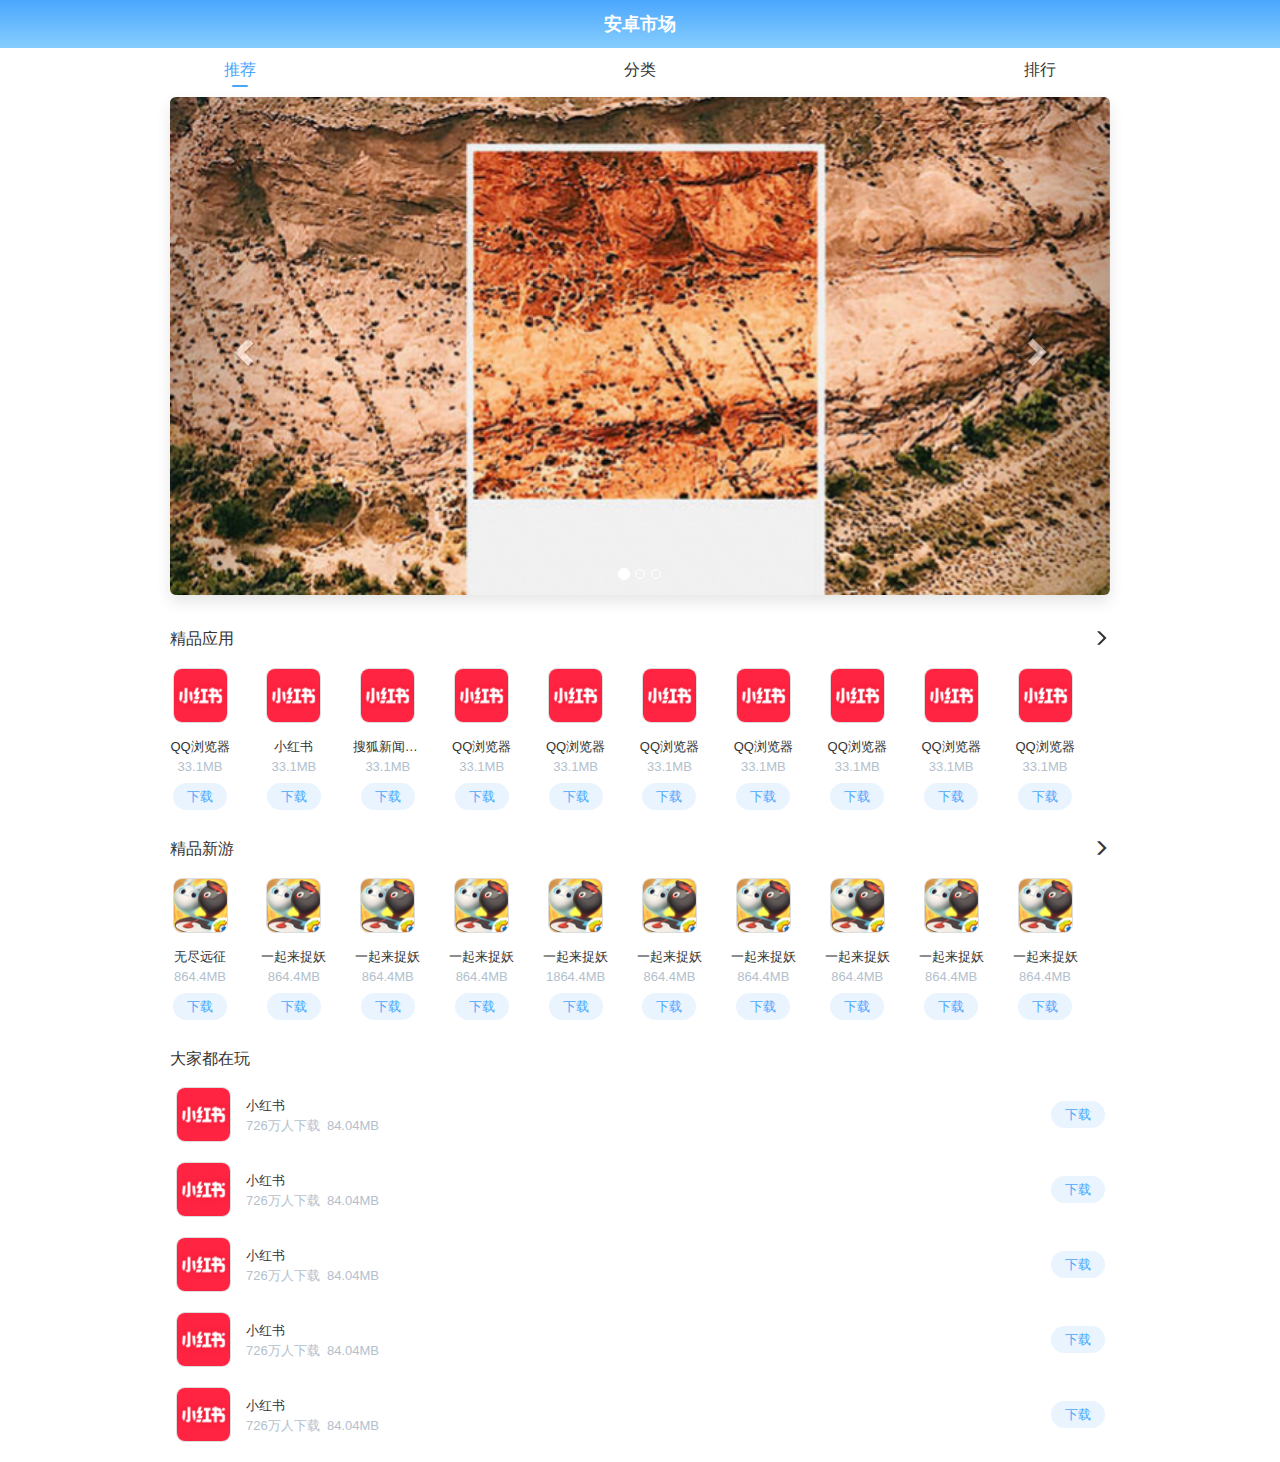
<file: index.html>
<!doctype html>
<html>

<head>
    <meta charset="UTF-8">

    <meta name="viewport" content="width=device-width,initial-scale=1.0，user-scalable=no;" name="viewport">
    <title>安卓应用市场</title>
    <link href="css/bootstrap.min.css" rel="stylesheet">
    <link href="css/theme_a.css" rel="stylesheet">

</head>

<body style="padding-top: 92px;">

    <div class="container">
        <div class="row">
            <div class="col-lg-10 col-lg-offset-1">

                <div class="navbar-fixed-top">
                    <div class="header">
                        <div class="container"> <a class="logo" href="index.html">安卓市场</a> </div>
                    </div>
                    <div class="container">
                        <div class="row">
                            <div class="col-xs-4 nav_an nav_an_active"><a href="#">推荐<i></i></a></div>
                            <div class="col-xs-4 nav_an"><a href="apps_organizer.html">分类<i></i></a></div>
                            <div class="col-xs-4 nav_an"><a href="rankling.html">排行<i></i></a></div>
                        </div>
                    </div>
                </div>
                <div class="Carousel_an">
                    <div id="myCarousel" class="carousel slide">
                        <div class="carousel-inner">
                            <ul class="carousel-indicators">
                                <li data-target="#myCarousel" data-slide-to="0" class="active"></li>
                                <li data-target="#myCarousel" data-slide-to="1"></li>
                                <li data-target="#myCarousel" data-slide-to="2"></li>
                            </ul>
                            <div class="item active">
                                <a href="#"> <img src="images/banner1.png" alt="第一张" width="100%"> </a>
                            </div>
                            <div class="item">
                                <a href="#"> <img src="images/banner1.png" alt="第二张" width="100%"> </a>
                            </div>
                            <div class="item">
                                <a href="#"> <img src="images/banner1.png" alt="第三张" width="100%"> </a>
                            </div>
                            <a href="#myCarousel" data-slide="prev" class="carousel-control left">
                                <!-- ‹ -->
                                <span class="glyphicon glyphicon-chevron-left"></span> </a>
                            <!-- 左箭头 -->
                            <a href="#myCarousel" data-slide="next" class="carousel-control right">
                                <!-- › -->
                                <span class="glyphicon glyphicon-chevron-right"></span> </a>
                            <!-- 右箭头 -->

                        </div>
                    </div>
                </div>
                <div class="module_A">
                    <h3>精品应用
                        <a href="list.html" class="glyphicon glyphicon-menu-right"></a>
                    </h3>
                    <ul class="ul_app_x">
                        <li>
                            <a href="details.html">
                                <div class="icon_app"><img src="images/icon_app1.png" /></div>
                                <h5>QQ浏览器</h5>
                                <p class="mb">33.1MB</p>

                            </a>
                            <p><button class="btn_download">下载</button></p>
                        </li>
                        <li>
                            <a href="details.html">
                                <div class="icon_app"><img src="images/icon_app1.png" /></div>
                                <h5>小红书</h5>
                                <p class="mb">33.1MB</p>

                            </a>
                            <p><button class="btn_download">下载</button></p>
                        </li>
                        <li>
                            <a href="details.html">
                                <div class="icon_app"><img src="images/icon_app1.png" /></div>
                                <h5>搜狐新闻资讯</h5>
                                <p class="mb">33.1MB</p>

                            </a>
                            <p><button class="btn_download">下载</button></p>
                        </li>
                        <li>
                            <a href="details.html">
                                <div class="icon_app"><img src="images/icon_app1.png" /></div>
                                <h5>QQ浏览器</h5>
                                <p class="mb">33.1MB</p>

                            </a>
                            <p><button class="btn_download">下载</button></p>
                        </li>
                        <li>
                            <a href="details.html">
                                <div class="icon_app"><img src="images/icon_app1.png" /></div>
                                <h5>QQ浏览器</h5>
                                <p class="mb">33.1MB</p>

                            </a>
                            <p><button class="btn_download">下载</button></p>
                        </li>
                        <li>
                            <a href="details.html">
                                <div class="icon_app"><img src="images/icon_app1.png" /></div>
                                <h5>QQ浏览器</h5>
                                <p class="mb">33.1MB</p>

                            </a>
                            <p><button class="btn_download">下载</button></p>
                        </li>
                        <li>
                            <a href="#">
                                <div class="icon_app"><img src="images/icon_app1.png" /></div>
                                <h5>QQ浏览器</h5>
                                <p class="mb">33.1MB</p>

                            </a>
                            <p><button class="btn_download">下载</button></p>
                        </li>
                        <li>
                            <a href="#">
                                <div class="icon_app"><img src="images/icon_app1.png" /></div>
                                <h5>QQ浏览器</h5>
                                <p class="mb">33.1MB</p>

                            </a>
                            <p><button class="btn_download">下载</button></p>
                        </li>
                        <li>
                            <a href="#">
                                <div class="icon_app"><img src="images/icon_app1.png" /></div>
                                <h5>QQ浏览器</h5>
                                <p class="mb">33.1MB</p>

                            </a>
                            <p><button class="btn_download">下载</button></p>
                        </li>
                        <li>
                            <a href="#">
                                <div class="icon_app"><img src="images/icon_app1.png" /></div>
                                <h5>QQ浏览器</h5>
                                <p class="mb">33.1MB</p>

                            </a>
                            <p><button class="btn_download">下载</button></p>
                        </li>
                    </ul>
                </div>
                <div class="module_A">
                    <h3>精品新游
                        <a href="list.html" class="glyphicon glyphicon-menu-right"></a>
                    </h3>
                    <ul class="ul_app_x">
                        <li>
                            <a href="#">
                                <div class="icon_app"><img src="images/icon_game1.png" /></div>
                                <h5>无尽远征</h5>
                                <p class="mb">864.4MB</p>
                            </a>
                            <p><button class="btn_download">下载</button></p>
                        </li>
                        <li>
                            <a href="#">
                                <div class="icon_app"><img src="images/icon_game1.png" /></div>
                                <h5>一起来捉妖</h5>
                                <p class="mb">864.4MB</p>
                            </a>
                            <p><button class="btn_download">下载</button></p>
                        </li>
                        <li>
                            <a href="#">
                                <div class="icon_app"><img src="images/icon_game1.png" /></div>
                                <h5>一起来捉妖</h5>
                                <p class="mb">864.4MB</p>
                            </a>
                            <p><button class="btn_download">下载</button></p>
                        </li>
                        <li>
                            <a href="#">
                                <div class="icon_app"><img src="images/icon_game1.png" /></div>
                                <h5>一起来捉妖</h5>
                                <p class="mb">864.4MB</p>
                            </a>
                            <p><button class="btn_download">下载</button></p>
                        </li>
                        <li>
                            <a href="#">
                                <div class="icon_app"><img src="images/icon_game1.png" /></div>
                                <h5>一起来捉妖</h5>
                                <p class="mb">1864.4MB</p>
                            </a>
                            <p><button class="btn_download">下载</button></p>
                        </li>
                        <li>
                            <a href="#">
                                <div class="icon_app"><img src="images/icon_game1.png" /></div>
                                <h5>一起来捉妖</h5>
                                <p class="mb">864.4MB</p>
                            </a>
                            <p><button class="btn_download">下载</button></p>
                        </li>
                        <li>
                            <a href="#">
                                <div class="icon_app"><img src="images/icon_game1.png" /></div>
                                <h5>一起来捉妖</h5>
                                <p class="mb">864.4MB</p>
                            </a>
                            <p><button class="btn_download">下载</button></p>
                        </li>
                        <li>
                            <a href="#">
                                <div class="icon_app"><img src="images/icon_game1.png" /></div>
                                <h5>一起来捉妖</h5>
                                <p class="mb">864.4MB</p>
                            </a>
                            <p><button class="btn_download">下载</button></p>
                        </li>
                        <li>
                            <a href="#">
                                <div class="icon_app"><img src="images/icon_game1.png" /></div>
                                <h5>一起来捉妖</h5>
                                <p class="mb">864.4MB</p>
                            </a>
                            <p><button class="btn_download">下载</button></p>
                        </li>
                        <li>
                            <a href="#">
                                <div class="icon_app"><img src="images/icon_game1.png" /></div>
                                <h5>一起来捉妖</h5>
                                <p class="mb">864.4MB</p>
                            </a>
                            <p><button class="btn_download">下载</button></p>
                        </li>
                    </ul>
                </div>
                <div class="module_B">
                    <h3>大家都在玩</h3>

                    <div class="div_app_y">
                        <a href="#">
                            <div class="icon_app fL"><img src="images/icon_app1.png" /></div>
                            <div class="app_brief">
                                <h5>小红书</h5>
                                <p class="mb">726万人下载&nbsp;&nbsp;84.04MB</p>
                            </div>
                        </a><button class="btn_download fR right_m">下载</button> </div>

                    <div class="div_app_y">
                        <a href="#">
                            <div class="icon_app fL"><img src="images/icon_app1.png" /></div>
                            <div class="app_brief">
                                <h5>小红书</h5>
                                <p class="mb">726万人下载&nbsp;&nbsp;84.04MB</p>
                            </div>
                        </a><button class="btn_download fR right_m">下载</button> </div>


                    <div class="div_app_y">
                        <a href="#">
                            <div class="icon_app fL"><img src="images/icon_app1.png" /></div>
                            <div class="app_brief">
                                <h5>小红书</h5>
                                <p class="mb">726万人下载&nbsp;&nbsp;84.04MB</p>
                            </div>
                        </a><button class="btn_download fR right_m">下载</button> </div>


                    <div class="div_app_y">
                        <a href="#">
                            <div class="icon_app fL"><img src="images/icon_app1.png" /></div>
                            <div class="app_brief">
                                <h5>小红书</h5>
                                <p class="mb">726万人下载&nbsp;&nbsp;84.04MB</p>
                            </div>
                        </a><button class="btn_download fR right_m">下载</button> </div>


                    <div class="div_app_y">
                        <a href="#">
                            <div class="icon_app fL"><img src="images/icon_app1.png" /></div>
                            <div class="app_brief">
                                <h5>小红书</h5>
                                <p class="mb">726万人下载&nbsp;&nbsp;84.04MB</p>
                            </div>
                        </a><button class="btn_download fR right_m">下载</button> </div>

                </div>
            </div>
        </div>
    </div>


    <script src="js/jquery-3.1.1.min.js"></script>
    <script src="js/bootstrap.min.js"></script>
</body>

</html>
</file>
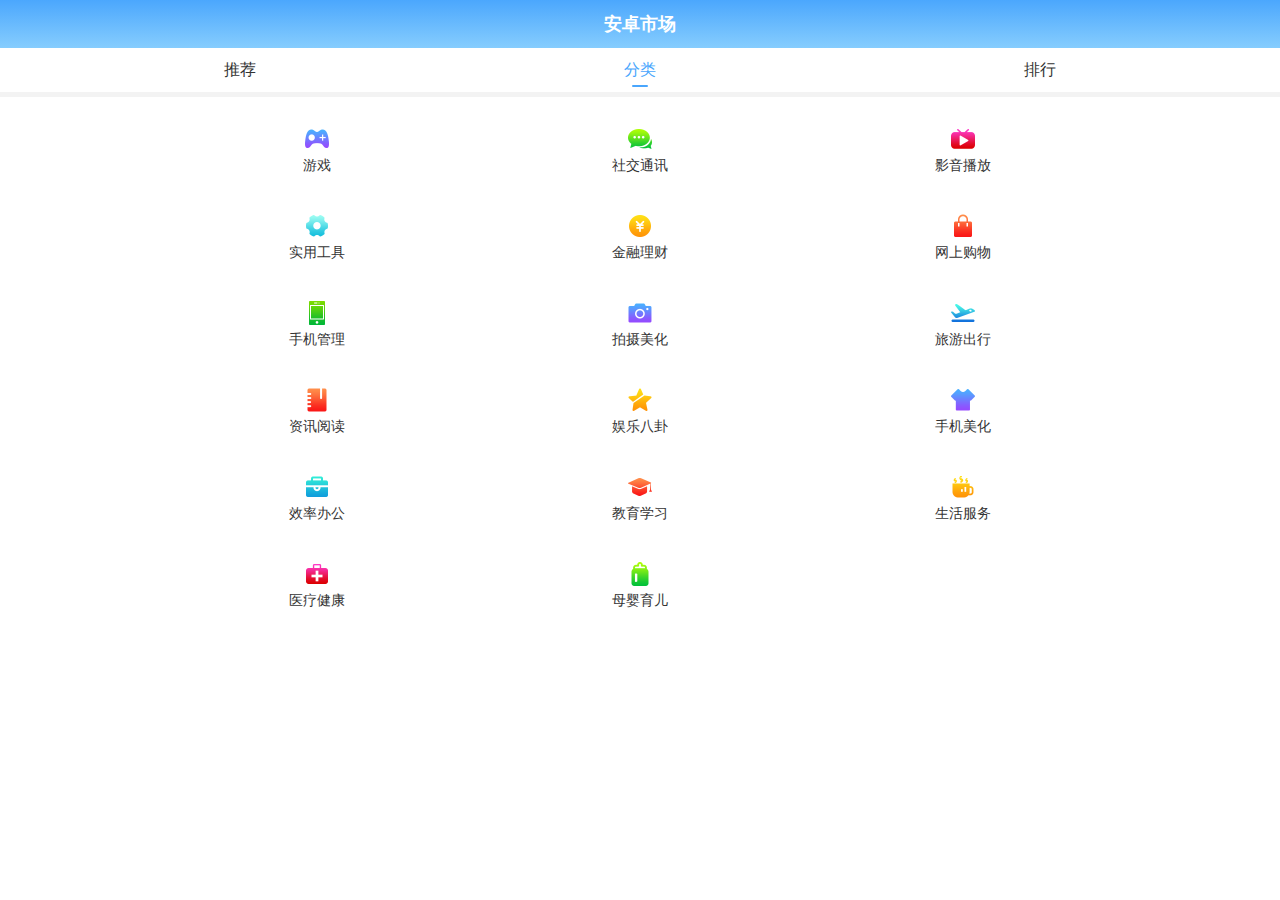
<file: apps_organizer.html>
<!doctype html>
<html>

<head>
    <meta charset="UTF-8">
    <meta name="viewport" content="width=device-width,initial-scale=1.0，user-scalable=no;" name="viewport">
    <title>安卓应用市场</title>
    <link href="css/bootstrap.min.css" rel="stylesheet">
    <link href="css/theme_a.css" rel="stylesheet">

</head>

<body style="padding-top: 92px;">


    <div class="container">
        <div class="row">
            <div class="col-lg-10 col-lg-offset-1">

                <div class="navbar-fixed-top">
                    <div class="header">
                        <div class="container"> <a class="logo" href="index.html">安卓市场</a> </div>
                    </div>
                    <div class="container">
                        <div class="row">
                            <div class="col-xs-4 nav_an"><a href="index.html">推荐<i></i></a></div>
                            <div class="col-xs-4 nav_an nav_an_active"><a href="apps_organizer.html">分类<i></i></a></div>
                            <div class="col-xs-4 nav_an"><a href="rankling.html">排行<i></i></a></div>
                        </div>
                    </div>
                    <div class="line_split"></div>
                </div>

                <div class="module_B mtop_20">
                    <div class="row">
                        <div class="col-xs-4">
                            <a class="app_or" href="#">
                                <div class="icon_or"><img src="images/icon_organizer_1.png" /></div>
                                <p>游戏</p>
                            </a>
                        </div>
                        <div class="col-xs-4">
                            <a class="app_or" href="#">
                                <div class="icon_or"><img src="images/icon_organizer_2.png" /></div>
                                <p>社交通讯</p>
                            </a>
                        </div>
                        <div class="col-xs-4">
                            <a class="app_or" href="#">
                                <div class="icon_or"><img src="images/icon_organizer_3.png" /></div>
                                <p>影音播放</p>
                            </a>
                        </div>
                        <div class="col-xs-4">
                            <a class="app_or" href="#">
                                <div class="icon_or"><img src="images/icon_organizer_4.png" /></div>
                                <p>实用工具</p>
                            </a>
                        </div>
                        <div class="col-xs-4">
                            <a class="app_or" href="#">
                                <div class="icon_or"><img src="images/icon_organizer_5.png" /></div>
                                <p>金融理财</p>
                            </a>
                        </div>
                        <div class="col-xs-4">
                            <a class="app_or" href="#">
                                <div class="icon_or"><img src="images/icon_organizer_6.png" /></div>
                                <p>网上购物</p>
                            </a>
                        </div>
                        <div class="col-xs-4">
                            <a class="app_or" href="#">
                                <div class="icon_or"><img src="images/icon_organizer_7.png" /></div>
                                <p>手机管理</p>
                            </a>
                        </div>
                        <div class="col-xs-4">
                            <a class="app_or" href="#">
                                <div class="icon_or"><img src="images/icon_organizer_8.png" /></div>
                                <p>拍摄美化</p>
                            </a>
                        </div>
                        <div class="col-xs-4">
                            <a class="app_or" href="#">
                                <div class="icon_or"><img src="images/icon_organizer_9.png" /></div>
                                <p>旅游出行</p>
                            </a>
                        </div>
                        <div class="col-xs-4">
                            <a class="app_or" href="#">
                                <div class="icon_or"><img src="images/icon_organizer_10.png" /></div>
                                <p>资讯阅读</p>
                            </a>
                        </div>
                        <div class="col-xs-4">
                            <a class="app_or" href="#">
                                <div class="icon_or"><img src="images/icon_organizer_11.png" /></div>
                                <p>娱乐八卦</p>
                            </a>
                        </div>
                        <div class="col-xs-4">
                            <a class="app_or" href="#">
                                <div class="icon_or"><img src="images/icon_organizer_12.png" /></div>
                                <p>手机美化</p>
                            </a>
                        </div>
                        <div class="col-xs-4">
                            <a class="app_or" href="#">
                                <div class="icon_or"><img src="images/icon_organizer_13.png" /></div>
                                <p>效率办公</p>
                            </a>
                        </div>
                        <div class="col-xs-4">
                            <a class="app_or" href="#">
                                <div class="icon_or"><img src="images/icon_organizer_14.png" /></div>
                                <p>教育学习</p>
                            </a>
                        </div>
                        <div class="col-xs-4">
                            <a class="app_or" href="#">
                                <div class="icon_or"><img src="images/icon_organizer_15.png" /></div>
                                <p>生活服务</p>
                            </a>
                        </div>
                        <div class="col-xs-4">
                            <a class="app_or" href="#">
                                <div class="icon_or"><img src="images/icon_organizer_16.png" /></div>
                                <p>医疗健康</p>
                            </a>
                        </div>
                        <div class="col-xs-4">
                            <a class="app_or" href="#">
                                <div class="icon_or"><img src="images/icon_organizer_17.png" /></div>
                                <p>母婴育儿</p>
                            </a>
                        </div>

                    </div>
                </div>

            </div>
        </div>
    </div>
    <script src="js/jquery-3.1.1.min.js"></script>
    <script src="js/bootstrap.min.js"></script>
</body>

</html>
</file>
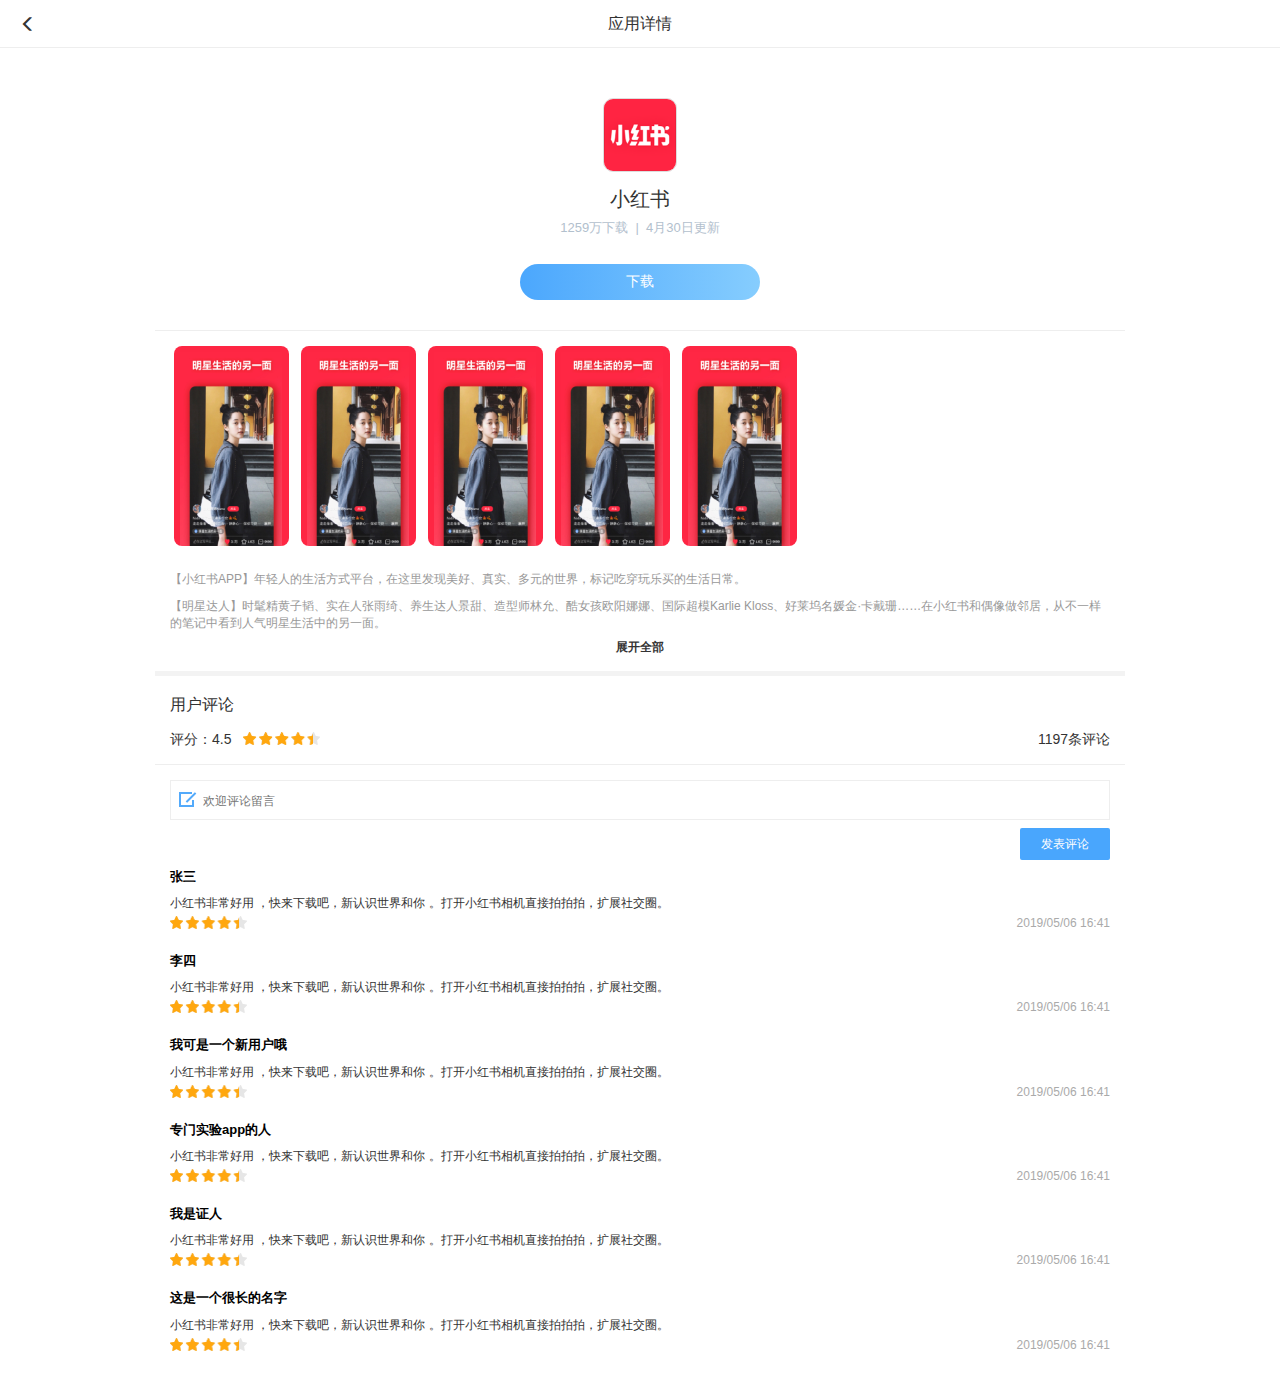
<file: details.html>
<!doctype html>
<html><head>
    <meta charset="UTF-8">
    <meta name="viewport" content="width=device-width,initial-scale=1.0，user-scalable=no;">

    <title>应用详情</title>
    <link href="css/bootstrap.min.css" rel="stylesheet">
    <link href="css/theme_a.css" rel="stylesheet">
<style>


	
</style>

</head>

<body style="padding-top: 68px;">
    <div class="container">
        <div class="row">
            <div class="col-xs-12 col-lg-10 col-lg-offset-1">

                <div class="nav navbar-fixed-top">
                    <a href="index.html" class="back glyphicon glyphicon-menu-left"></a>
                    应用详情
                </div>
                <div class="app_detail">
                    <div class="icon_detail">
                        <img src="images/icon_app1.png" />

                    </div>
                    <h4>小红书</h4>
                    <p class="mb">1259万下载&nbsp;&nbsp;|&nbsp;&nbsp;4月30日更新</p>
                    <p><a class="btn_download_D mtop_20">下载</a></p>

                </div>
                <ul class="ul_details_x">
                    <li><img src="images/img_detail_1.png" /> </li>
                    <li><img src="images/img_detail_1.png" /> </li>
                    <li><img src="images/img_detail_1.png" /> </li>
                    <li><img src="images/img_detail_1.png" /> </li>
                    <li><img src="images/img_detail_1.png" /> </li>
                </ul>
                <div style="margin-bottom: 10px;">
                   <div id="info_app">
   <p>【小红书APP】年轻人的生活方式平台，在这里发现美好、真实、多元的世界，标记吃穿玩乐买的生活日常。</p>
            <p>【明星达人】时髦精黄子韬、实在人张雨绮、养生达人景甜、造型师林允、酷女孩欧阳娜娜、国际超模Karlie Kloss、好莱坞名媛金·卡戴珊……在小红书和偶像做邻居，从不一样的笔记中看到人气明星生活中的另一面。</p>
            <p>【热门话题】get 潮流生活方式，从大热网综#国风美少年，到游戏战场#农药吃鸡初体验，从新奇惊艳的#牛奶辛拉面，到温暖励志的#我的高考故事，热门的话题活动都在小红书！</p>
            <p>【美颜滤镜】梦幻效果的美颜滤镜相机，重新认识世界和你。打开小红书相机直接拍拍拍，扩展社交圈，让你的照片和短视频成为全世界小红薯们循环播放的存在吧！</p>
            <p>【全球好物】通过社区大数据，精挑细选年轻人最潮流、最好用、最新奇的热门商品；聚集国内外或知名或小众的品牌，带你找到全世界的好东西。</p>
            <p>快下载小红书，和全世界好看有趣的年轻人一起标记生活吧！</p>


  
  </div>
					<div class="wrap_btn_more">
	 <div id="gradient"></div>
  <div id="read-more"></div>
					</div>
                </div>


                <div class="line_split"></div>
                <div class="module_B">
                    <h3 class="h3_title">用户评论</h3>
                    <div class="sta_evaluation">
                        <span>评分：4.5</span>
                        <span class="avg-score-star mStar_a"><i class="avg-score-current" style="width: 90%"></i> </span><span style="float:right">1197条评论</span></div>

                </div>
                <div class="list_evaluation">
                    <div class="div_comment">
                        <div class="wrap_commment"><input class="comment" type="text" value="" placeholder="欢迎评论留言" /></div>
                        <button class="btn_comment" type="submit">发表评论</button>
                    </div>
                    <ul>
                        <li>
                            <h5 class="user">张三</h5>
                            <p>小红书非常好用 ，快来下载吧，新认识世界和你 。打开小红书相机直接拍拍拍，扩展社交圈。</p>
                            <span class="avg-score-star"><i class="avg-score-current" style="width: 90%"></i> </span>
                            <span class="time">2019/05/06&nbsp;16:41</span>
                        </li>
                        <li>
                            <h5 class="user">李四</h5>
                            <p>小红书非常好用 ，快来下载吧，新认识世界和你 。打开小红书相机直接拍拍拍，扩展社交圈。</p>
                            <span class="avg-score-star"><i class="avg-score-current" style="width: 90%"></i> </span>
                            <span class="time">2019/05/06&nbsp;16:41</span>
                        </li>
                        <li>
                            <h5 class="user">我可是一个新用户哦</h5>
                            <p>小红书非常好用 ，快来下载吧，新认识世界和你 。打开小红书相机直接拍拍拍，扩展社交圈。</p>
                            <span class="avg-score-star"><i class="avg-score-current" style="width: 90%"></i> </span>
                            <span class="time">2019/05/06&nbsp;16:41</span>
                        </li>
                        <li>
                            <h5 class="user">专门实验app的人</h5>
                            <p>小红书非常好用 ，快来下载吧，新认识世界和你 。打开小红书相机直接拍拍拍，扩展社交圈。</p>
                            <span class="avg-score-star"><i class="avg-score-current" style="width: 90%"></i> </span>
                            <span class="time">2019/05/06&nbsp;16:41</span>
                        </li>
                        <li>
                            <h5 class="user">我是证人</h5>
                            <p>小红书非常好用 ，快来下载吧，新认识世界和你 。打开小红书相机直接拍拍拍，扩展社交圈。</p>
                            <span class="avg-score-star"><i class="avg-score-current" style="width: 90%"></i> </span>
                            <span class="time">2019/05/06&nbsp;16:41</span>
                        </li>
                        <li>
                            <h5 class="user">这是一个很长的名字</h5>
                            <p>小红书非常好用 ，快来下载吧，新认识世界和你 。打开小红书相机直接拍拍拍，扩展社交圈。</p>
                            <span class="avg-score-star"><i class="avg-score-current" style="width: 90%"></i> </span>
                            <span class="time">2019/05/06&nbsp;16:41</span>
                        </li>
                    </ul>


                </div>

            </div>
        </div>
    </div>





    <script src="js/jquery-3.1.1.min.js"></script>
    <script src="js/bootstrap.min.js"></script>
    <script type="text/javascript">
$(function(){
 var slideHeight = 70; // px
 var defHeight = $('#info_app').height();
 if(defHeight >= slideHeight){
  $('#info_app').css('height' , slideHeight + 'px');
  $('#read-more').append('<a href="#">展开全部</a>');
  $('#read-more a').click(function(){
   var curHeight = $('#info_app').height();
   if(curHeight == slideHeight){
    $('#info_app').animate({
     height: defHeight
    }, "normal");
    $('#read-more a').html('收起介绍');
    $('#gradient').fadeOut();
   }else{
    $('#info_app').animate({
     height: slideHeight
    }, "normal");
    $('#read-more a').html('展开全部');
    $('#gradient').fadeIn();
   }
   return false;
  });  
 }
});
</script>

</body>

</html>
</file>
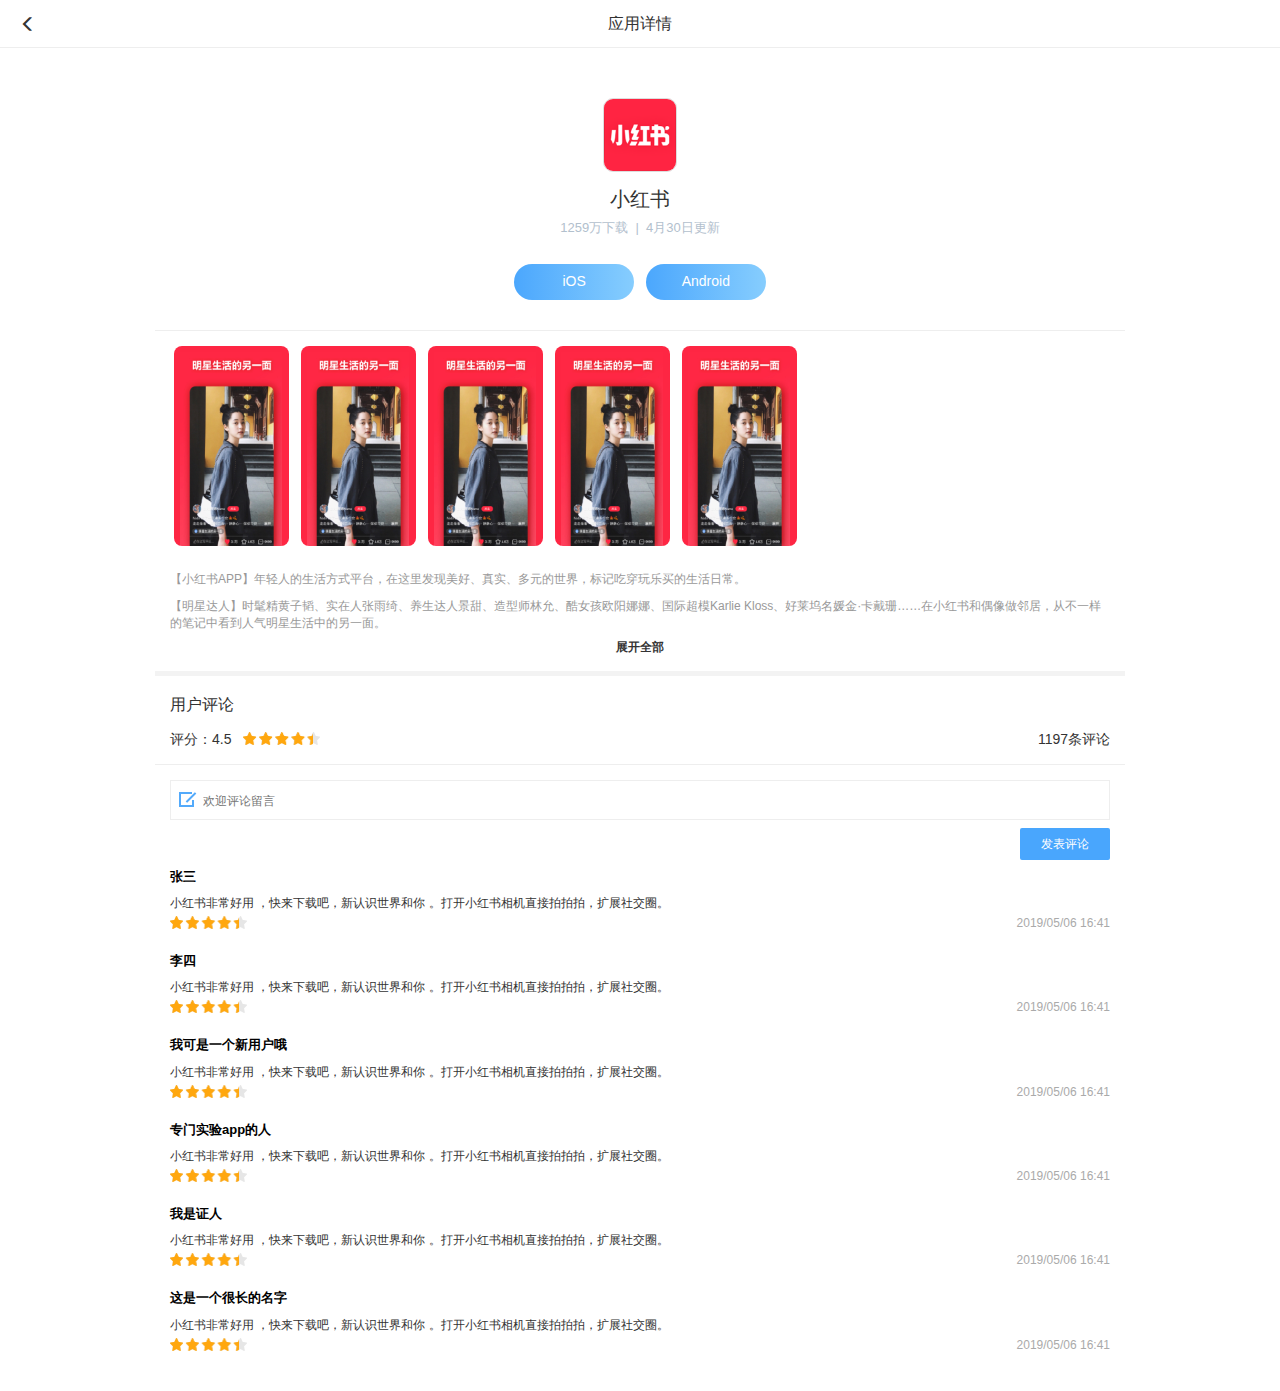
<file: details_2.html>
<!doctype html>
<html>

<head>
    <meta charset="UTF-8">
    <meta name="viewport" content="width=device-width,initial-scale=1.0，user-scalable=no;">

    <title>应用详情</title>
    <link href="css/bootstrap.min.css" rel="stylesheet">
    <link href="css/theme_a.css" rel="stylesheet">
    <style>

    </style>

</head>

<body style="padding-top: 68px;">
    <div class="container">
        <div class="row">
            <div class="col-xs-12 col-lg-10 col-lg-offset-1">

                <div class="nav navbar-fixed-top">
                    <a href="index.html" class="back glyphicon glyphicon-menu-left"></a>
                    应用详情
                </div>
                <div class="app_detail">
                    <div class="icon_detail">
                        <img src="images/icon_app1.png" />

                    </div>
                    <h4>小红书</h4>
                    <p class="mb">1259万下载&nbsp;&nbsp;|&nbsp;&nbsp;4月30日更新</p>
                    <p><a class="btn_download_E mtop_20">iOS</a>&nbsp;&nbsp;&nbsp;<a class="btn_download_E mtop_20">Android</a></p>


                </div>
                <ul class="ul_details_x">
                    <li><img src="images/img_detail_1.png" /> </li>
                    <li><img src="images/img_detail_1.png" /> </li>
                    <li><img src="images/img_detail_1.png" /> </li>
                    <li><img src="images/img_detail_1.png" /> </li>
                    <li><img src="images/img_detail_1.png" /> </li>
                </ul>
                <div style="margin-bottom: 10px;">
                    <div id="info_app">
                        <p>【小红书APP】年轻人的生活方式平台，在这里发现美好、真实、多元的世界，标记吃穿玩乐买的生活日常。</p>
                        <p>【明星达人】时髦精黄子韬、实在人张雨绮、养生达人景甜、造型师林允、酷女孩欧阳娜娜、国际超模Karlie Kloss、好莱坞名媛金·卡戴珊……在小红书和偶像做邻居，从不一样的笔记中看到人气明星生活中的另一面。</p>
                        <p>【热门话题】get 潮流生活方式，从大热网综#国风美少年，到游戏战场#农药吃鸡初体验，从新奇惊艳的#牛奶辛拉面，到温暖励志的#我的高考故事，热门的话题活动都在小红书！</p>
                        <p>【美颜滤镜】梦幻效果的美颜滤镜相机，重新认识世界和你。打开小红书相机直接拍拍拍，扩展社交圈，让你的照片和短视频成为全世界小红薯们循环播放的存在吧！</p>
                        <p>【全球好物】通过社区大数据，精挑细选年轻人最潮流、最好用、最新奇的热门商品；聚集国内外或知名或小众的品牌，带你找到全世界的好东西。</p>
                        <p>快下载小红书，和全世界好看有趣的年轻人一起标记生活吧！</p>



                    </div>
                    <div class="wrap_btn_more">
                        <div id="gradient"></div>
                        <div id="read-more"></div>
                    </div>
                </div>


                <div class="line_split"></div>
                <div class="module_B">
                    <h3 class="h3_title">用户评论</h3>
                    <div class="sta_evaluation">
                        <span>评分：4.5</span>
                        <span class="avg-score-star mStar_a"><i class="avg-score-current" style="width: 90%"></i> </span><span style="float:right">1197条评论</span></div>

                </div>
                <div class="list_evaluation">
                    <div class="div_comment">
                        <div class="wrap_commment"><input class="comment" type="text" value="" placeholder="欢迎评论留言" /></div>
                        <button class="btn_comment" type="submit">发表评论</button>
                    </div>
                    <ul>
                        <li>
                            <h5 class="user">张三</h5>
                            <p>小红书非常好用 ，快来下载吧，新认识世界和你 。打开小红书相机直接拍拍拍，扩展社交圈。</p>
                            <span class="avg-score-star"><i class="avg-score-current" style="width: 90%"></i> </span>
                            <span class="time">2019/05/06&nbsp;16:41</span>
                        </li>
                        <li>
                            <h5 class="user">李四</h5>
                            <p>小红书非常好用 ，快来下载吧，新认识世界和你 。打开小红书相机直接拍拍拍，扩展社交圈。</p>
                            <span class="avg-score-star"><i class="avg-score-current" style="width: 90%"></i> </span>
                            <span class="time">2019/05/06&nbsp;16:41</span>
                        </li>
                        <li>
                            <h5 class="user">我可是一个新用户哦</h5>
                            <p>小红书非常好用 ，快来下载吧，新认识世界和你 。打开小红书相机直接拍拍拍，扩展社交圈。</p>
                            <span class="avg-score-star"><i class="avg-score-current" style="width: 90%"></i> </span>
                            <span class="time">2019/05/06&nbsp;16:41</span>
                        </li>
                        <li>
                            <h5 class="user">专门实验app的人</h5>
                            <p>小红书非常好用 ，快来下载吧，新认识世界和你 。打开小红书相机直接拍拍拍，扩展社交圈。</p>
                            <span class="avg-score-star"><i class="avg-score-current" style="width: 90%"></i> </span>
                            <span class="time">2019/05/06&nbsp;16:41</span>
                        </li>
                        <li>
                            <h5 class="user">我是证人</h5>
                            <p>小红书非常好用 ，快来下载吧，新认识世界和你 。打开小红书相机直接拍拍拍，扩展社交圈。</p>
                            <span class="avg-score-star"><i class="avg-score-current" style="width: 90%"></i> </span>
                            <span class="time">2019/05/06&nbsp;16:41</span>
                        </li>
                        <li>
                            <h5 class="user">这是一个很长的名字</h5>
                            <p>小红书非常好用 ，快来下载吧，新认识世界和你 。打开小红书相机直接拍拍拍，扩展社交圈。</p>
                            <span class="avg-score-star"><i class="avg-score-current" style="width: 90%"></i> </span>
                            <span class="time">2019/05/06&nbsp;16:41</span>
                        </li>
                    </ul>


                </div>

            </div>
        </div>
    </div>





    <script src="js/jquery-3.1.1.min.js"></script>
    <script src="js/bootstrap.min.js"></script>
    <script type="text/javascript">
        $(function() {
            var slideHeight = 70; // px
            var defHeight = $('#info_app').height();
            if (defHeight >= slideHeight) {
                $('#info_app').css('height', slideHeight + 'px');
                $('#read-more').append('<a href="#">展开全部</a>');
                $('#read-more a').click(function() {
                    var curHeight = $('#info_app').height();
                    if (curHeight == slideHeight) {
                        $('#info_app').animate({
                            height: defHeight
                        }, "normal");
                        $('#read-more a').html('收起介绍');
                        $('#gradient').fadeOut();
                    } else {
                        $('#info_app').animate({
                            height: slideHeight
                        }, "normal");
                        $('#read-more a').html('展开全部');
                        $('#gradient').fadeIn();
                    }
                    return false;
                });
            }
        });
    </script>

</body>

</html>
</file>
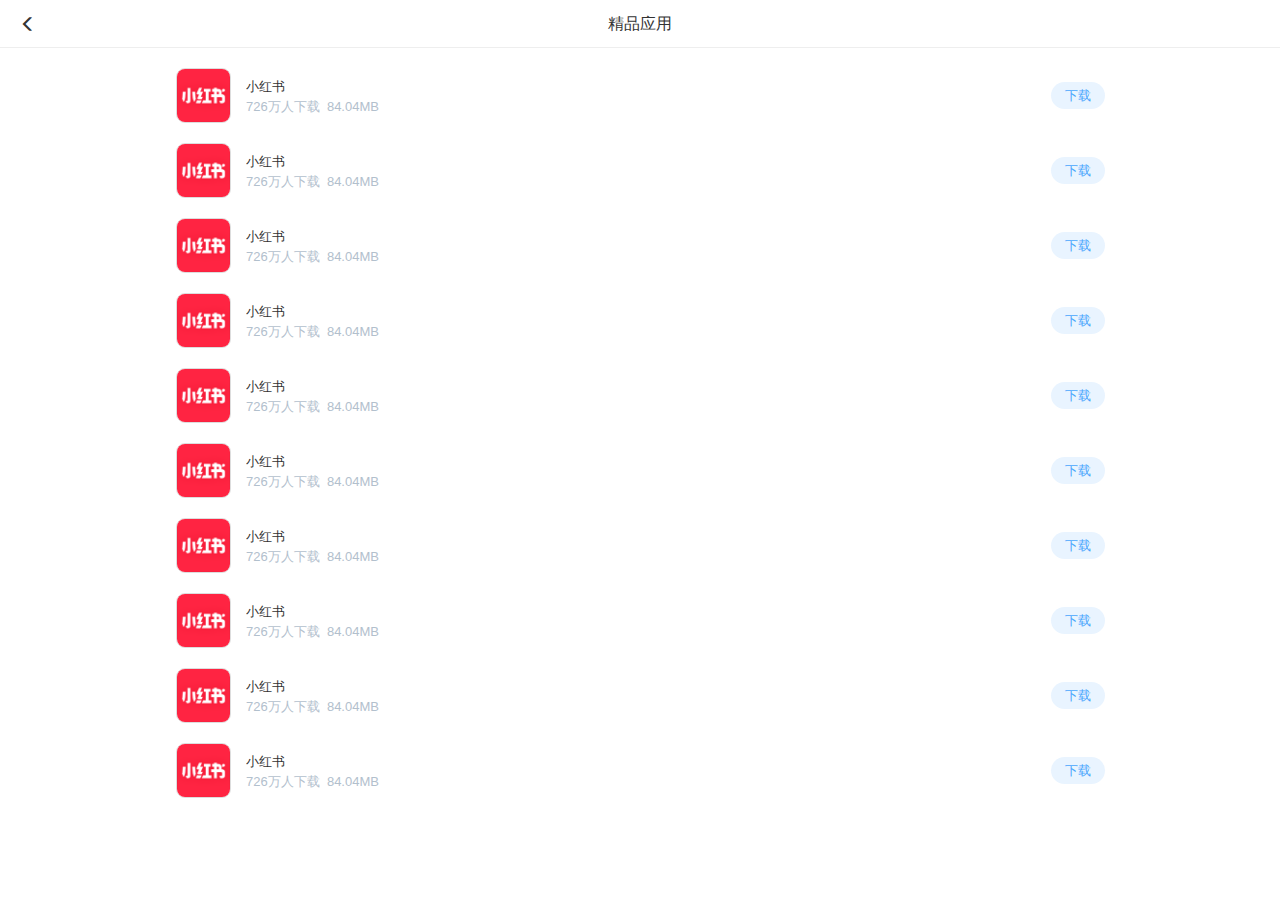
<file: list.html>
<!doctype html>
<html>

<head>
    <meta charset="UTF-8">
    <meta name="viewport" content="width=device-width,initial-scale=1.0，user-scalable=no;" name="viewport">
    <title>精品应用</title>
    <link href="css/bootstrap.min.css" rel="stylesheet">
    <link href="css/theme_a.css" rel="stylesheet">

</head>

<body style="padding-top: 68px;">

    <div class="container">
        <div class="row">
            <div class="col-lg-10 col-lg-offset-1">

                <div class="nav navbar-fixed-top">
                    <a href="index.html" class="back glyphicon glyphicon-menu-left"></a>
                    精品应用
                </div>



                <div class="module_B">

                    <div class="div_app_y">
                        <a href="#">
                            <div class="icon_app fL"><img src="images/icon_app1.png" /></div>
                            <div class="app_brief">
                                <h5>小红书</h5>
                                <p class="mb">726万人下载&nbsp;&nbsp;84.04MB</p>
                            </div>
                        </a><button class="btn_download fR right_m">下载</button> </div>

                    <div class="div_app_y">
                        <a href="#">
                            <div class="icon_app fL"><img src="images/icon_app1.png" /></div>
                            <div class="app_brief">
                                <h5>小红书</h5>
                                <p class="mb">726万人下载&nbsp;&nbsp;84.04MB</p>
                            </div>
                        </a><button class="btn_download fR right_m">下载</button> </div>


                    <div class="div_app_y">
                        <a href="#">
                            <div class="icon_app fL"><img src="images/icon_app1.png" /></div>
                            <div class="app_brief">
                                <h5>小红书</h5>
                                <p class="mb">726万人下载&nbsp;&nbsp;84.04MB</p>
                            </div>
                        </a><button class="btn_download fR right_m">下载</button> </div>


                    <div class="div_app_y">
                        <a href="#">
                            <div class="icon_app fL"><img src="images/icon_app1.png" /></div>
                            <div class="app_brief">
                                <h5>小红书</h5>
                                <p class="mb">726万人下载&nbsp;&nbsp;84.04MB</p>
                            </div>
                        </a><button class="btn_download fR right_m">下载</button> </div>


                    <div class="div_app_y">
                        <a href="#">
                            <div class="icon_app fL"><img src="images/icon_app1.png" /></div>
                            <div class="app_brief">
                                <h5>小红书</h5>
                                <p class="mb">726万人下载&nbsp;&nbsp;84.04MB</p>
                            </div>
                        </a><button class="btn_download fR right_m">下载</button> </div>
                    <div class="div_app_y">
                        <a href="#">
                            <div class="icon_app fL"><img src="images/icon_app1.png" /></div>
                            <div class="app_brief">
                                <h5>小红书</h5>
                                <p class="mb">726万人下载&nbsp;&nbsp;84.04MB</p>
                            </div>
                        </a><button class="btn_download fR right_m">下载</button> </div>

                    <div class="div_app_y">
                        <a href="#">
                            <div class="icon_app fL"><img src="images/icon_app1.png" /></div>
                            <div class="app_brief">
                                <h5>小红书</h5>
                                <p class="mb">726万人下载&nbsp;&nbsp;84.04MB</p>
                            </div>
                        </a><button class="btn_download fR right_m">下载</button> </div>


                    <div class="div_app_y">
                        <a href="#">
                            <div class="icon_app fL"><img src="images/icon_app1.png" /></div>
                            <div class="app_brief">
                                <h5>小红书</h5>
                                <p class="mb">726万人下载&nbsp;&nbsp;84.04MB</p>
                            </div>
                        </a><button class="btn_download fR right_m">下载</button> </div>


                    <div class="div_app_y">
                        <a href="#">
                            <div class="icon_app fL"><img src="images/icon_app1.png" /></div>
                            <div class="app_brief">
                                <h5>小红书</h5>
                                <p class="mb">726万人下载&nbsp;&nbsp;84.04MB</p>
                            </div>
                        </a><button class="btn_download fR right_m">下载</button> </div>


                    <div class="div_app_y">
                        <a href="#">
                            <div class="icon_app fL"><img src="images/icon_app1.png" /></div>
                            <div class="app_brief">
                                <h5>小红书</h5>
                                <p class="mb">726万人下载&nbsp;&nbsp;84.04MB</p>
                            </div>
                        </a><button class="btn_download fR right_m">下载</button> </div>

                </div>
            </div>
        </div>
    </div>
    <script src="js/jquery-3.1.1.min.js"></script>
    <script src="js/bootstrap.min.js"></script>
</body>

</html>
</file>
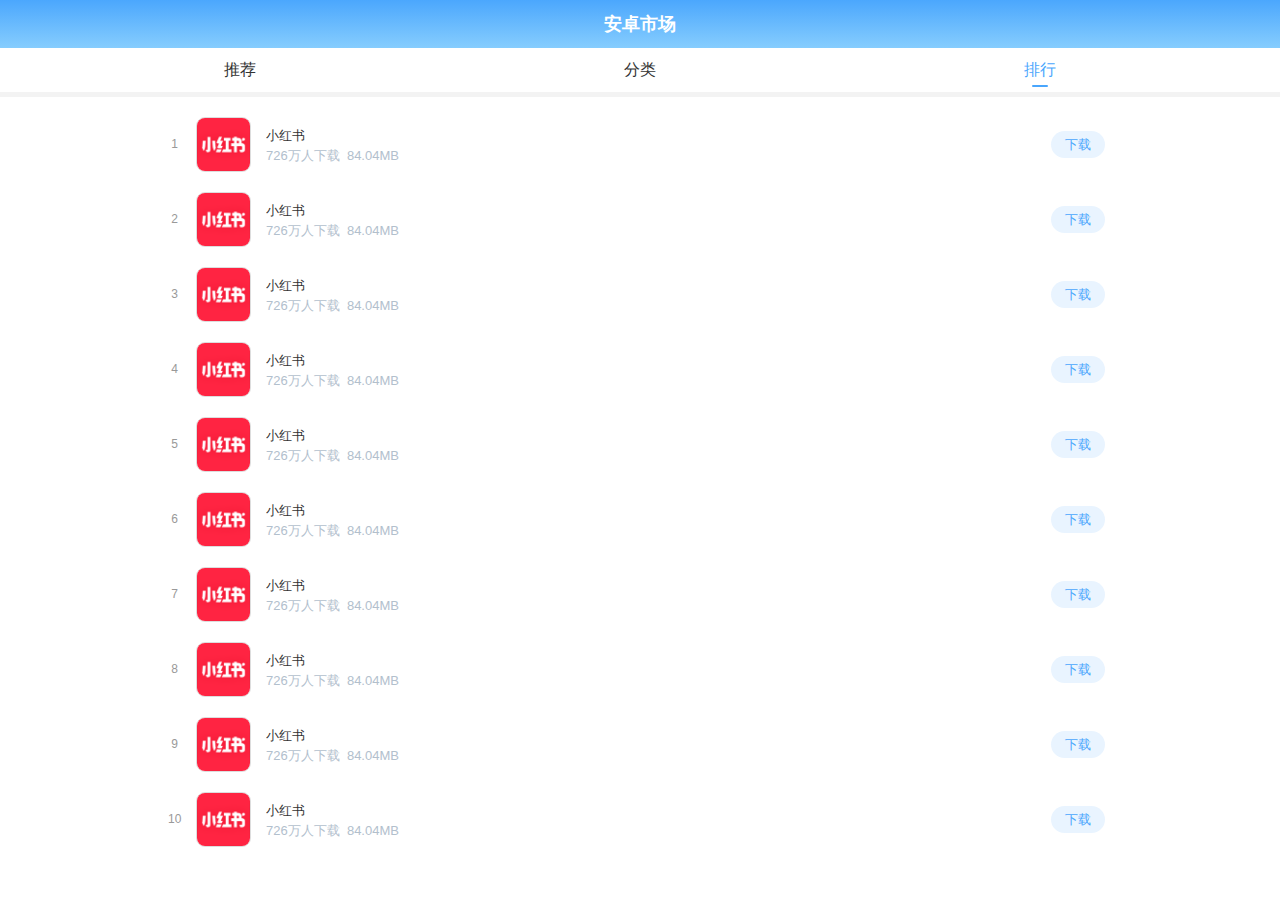
<file: rankling.html>
<!doctype html>
<html>

<head>
    <meta charset="UTF-8">
    <meta name="viewport" content="width=device-width,initial-scale=1.0，user-scalable=no;" name="viewport">
    <title>安卓应用市场</title>
    <link href="css/bootstrap.min.css" rel="stylesheet">
    <link href="css/theme_a.css" rel="stylesheet">

</head>

<body style="padding-top: 92px;">


    <div class="container">
        <div class="row">
            <div class="col-lg-10 col-lg-offset-1">

                <div class="navbar-fixed-top">
                    <div class="header">
                        <div class="container"> <a class="logo" href="index.html">安卓市场</a> </div>
                    </div>
                    <div class="container">
                        <div class="row">
                            <div class="col-xs-4 nav_an"><a href="index.html">推荐<i></i></a></div>
                            <div class="col-xs-4 nav_an"><a href="apps_organizer.html">分类<i></i></a></div>
                            <div class="col-xs-4 nav_an nav_an_active"><a href="#">排行<i></i></a></div>
                        </div>
                    </div>
                    <div class="line_split"></div>
                </div>
                <div class="line_split"></div>
                <div class="module_B rank_left">
                    <dl class="num_rank">
                        <dd>1</dd>
                        <dd>2</dd>
                        <dd>3</dd>
                        <dd>4</dd>
                        <dd>5</dd>
                        <dd>6</dd>
                        <dd>7</dd>
                        <dd>8</dd>
                        <dd>9</dd>
                        <dd>10</dd>
                    </dl>
                    <div class="div_app_y">
                        <a href="#">
                            <div class="icon_app fL"><img src="images/icon_app1.png" /></div>
                            <div class="app_brief">
                                <h5>小红书</h5>
                                <p class="mb">726万人下载&nbsp;&nbsp;84.04MB</p>
                            </div>
                        </a><button class="btn_download fR right_m">下载</button> </div>

                    <div class="div_app_y">
                        <a href="#">
                            <div class="icon_app fL"><img src="images/icon_app1.png" /></div>
                            <div class="app_brief">
                                <h5>小红书</h5>
                                <p class="mb">726万人下载&nbsp;&nbsp;84.04MB</p>
                            </div>
                        </a><button class="btn_download fR right_m">下载</button> </div>


                    <div class="div_app_y">
                        <a href="#">
                            <div class="icon_app fL"><img src="images/icon_app1.png" /></div>
                            <div class="app_brief">
                                <h5>小红书</h5>
                                <p class="mb">726万人下载&nbsp;&nbsp;84.04MB</p>
                            </div>
                        </a><button class="btn_download fR right_m">下载</button> </div>


                    <div class="div_app_y">
                        <a href="#">
                            <div class="icon_app fL"><img src="images/icon_app1.png" /></div>
                            <div class="app_brief">
                                <h5>小红书</h5>
                                <p class="mb">726万人下载&nbsp;&nbsp;84.04MB</p>
                            </div>
                        </a><button class="btn_download fR right_m">下载</button> </div>


                    <div class="div_app_y">
                        <a href="#">
                            <div class="icon_app fL"><img src="images/icon_app1.png" /></div>
                            <div class="app_brief">
                                <h5>小红书</h5>
                                <p class="mb">726万人下载&nbsp;&nbsp;84.04MB</p>
                            </div>
                        </a><button class="btn_download fR right_m">下载</button> </div>
                    <div class="div_app_y">
                        <a href="#">
                            <div class="icon_app fL"><img src="images/icon_app1.png" /></div>
                            <div class="app_brief">
                                <h5>小红书</h5>
                                <p class="mb">726万人下载&nbsp;&nbsp;84.04MB</p>
                            </div>
                        </a><button class="btn_download fR right_m">下载</button> </div>

                    <div class="div_app_y">
                        <a href="#">
                            <div class="icon_app fL"><img src="images/icon_app1.png" /></div>
                            <div class="app_brief">
                                <h5>小红书</h5>
                                <p class="mb">726万人下载&nbsp;&nbsp;84.04MB</p>
                            </div>
                        </a><button class="btn_download fR right_m">下载</button> </div>


                    <div class="div_app_y">
                        <a href="#">
                            <div class="icon_app fL"><img src="images/icon_app1.png" /></div>
                            <div class="app_brief">
                                <h5>小红书</h5>
                                <p class="mb">726万人下载&nbsp;&nbsp;84.04MB</p>
                            </div>
                        </a><button class="btn_download fR right_m">下载</button> </div>


                    <div class="div_app_y">
                        <a href="#">
                            <div class="icon_app fL"><img src="images/icon_app1.png" /></div>
                            <div class="app_brief">
                                <h5>小红书</h5>
                                <p class="mb">726万人下载&nbsp;&nbsp;84.04MB</p>
                            </div>
                        </a><button class="btn_download fR right_m">下载</button> </div>


                    <div class="div_app_y">
                        <a href="#">
                            <div class="icon_app fL"><img src="images/icon_app1.png" /></div>
                            <div class="app_brief">
                                <h5>小红书</h5>
                                <p class="mb">726万人下载&nbsp;&nbsp;84.04MB</p>
                            </div>
                        </a><button class="btn_download fR right_m">下载</button> </div>

                </div>
            </div>
        </div>
    </div>
    <script src="js/jquery-3.1.1.min.js"></script>
    <script src="js/bootstrap.min.js"></script>
</body>

</html>
</file>
<file: css/theme_a.css>
@charset "UTF-8";

/* CSS Document */

body {
    overflow-x: hidden;
}

.container {
    padding: 0;
    overflow-x: hidden;
}

a:hover {
    text-decoration: none;
}

.fR {
    float: right;
}

.fL {
    float: left;
}

.mtop_20 {
    margin-top: 20px;
}

ul li {
    list-style: none;
    padding: 0;
    margin: 0;
}

.navbar-default {
    background-color: #fff;
    border-color: #fff;
}

.header {
    background: #fff;
    text-align: center;
    background: #49a6fd;
    background: -webkit-linear-gradient(#4ba7fd, #86cdfe);
    /* Safari 5.1 - 6.0 */
    background: -o-linear-gradient(#4ba7fd, #86cdfe);
    /* Opera 11.1 - 12.0 */
    background: -moz-linear-gradient(#4ba7fd, #86cdfe);
    /* Firefox 3.6 - 15 */
    background: linear-gradient(#4ba7fd, #86cdfe);
    /* 标准的语法 */
}

a.logo {
    font-size: 18px;
    font-weight: 600;
    color: #fff;
    text-align: center;
    line-height: 48px;
}

a.logo:hover {
    text-decoration: none;
}

.nav_an {
    font-size: 16px;
    line-height: 44px;
    color: #333;
    text-align: center;
    background: #fff;
}

.nav_an a {
    color: #333;
    width: 100%;
    display: inline-block;
}

.nav_an a:hover {
    text-decoration: none;
    position: relative;
}

.nav_an a i {
    display: block;
    width: 16px;
    height: 2px;
    background: #49a6fd;
    position: absolute;
    bottom: 5px;
    left: 50%;
    margin-left: -8px;
    z-index: 100;
    border-radius: 20px;
    display: none;
}

.nav_an.nav_an_active a i {
    display: block;
}

.nav_an:hover {
    background: #f3f3f3;
}

.nav_an.nav_an_active a {
    color: #49a6fd;
}

.Carousel_an {
    padding: 5px 15px 15px 15px;
}

.carousel-indicators {
    bottom: 0;
}

.carousel-inner {
    border-radius: 6px;
    -webkit-box-shadow: 0 7px 15px rgba(0, 0, 0, .1);
    -moz-box-shadow: 0 7px 15px rgba(0, 0, 0, .1);
    box-shadow: 0 7px 15px rgba(0, 0, 0, .1);
}

.module_A {
    padding: 0;
    margin-bottom: 10px;
}

.module_A h3 {
    font-size: 16px;
    color: #333;
    text-align: left;
    text-indent: 15px;
    margin-bottom: 20px;
}

.module_A h3 a {
    float: right;
    margin-right: 16px;
    color: #333;
}

.ul_app_x {
    margin: 0;
    padding: 0;
    width: 100%;
    overflow-x: auto;
    white-space: nowrap;
}

.ul_app_x li {
    width: 70px;
    margin: 0 10px;
    display: inline-block;
    text-align: center;
}

.ul_app_x li h5 {
    width: 100%;
    text-align: center;
    font-size: 13px;
    color: #333;
    line-height: 18px;
    margin-bottom: 4px;
    overflow: hidden;
    white-space: nowrap;
    text-overflow: ellipsis;
}

.ul_app_x li a {
    text-decoration: none;
}

.ul_app_x li p {
    text-align: center;
}

.ul_app_x li p.mb {
    width: 100%;
    font-size: 13px;
    color: #b2c0cd;
    text-align: center;
    line-height: 13px;
}

.btn_download {
    width: 54px;
    height: 27px;
    background: #e9f4ff;
    text-align: center;
    line-height: 26px;
    font-size: 13px;
    color: #49a6fd;
    border: none;
    border-radius: 14px;
}

.btn_download.right_m {
    margin: 14px 5px 0 0;
}

.icon_app {
    width: 55px;
    height: 55px;
    border-radius: 9px;
    overflow: hidden;
    display: inline-block;
    border: 1px solid #ddd;
}

.icon_app img {
    width: 100%;
    height: 100%;
}

.module_B {
    padding: 0 15px;
    margin-bottom: 10px;
    position: relative;
}

.module_B.rank_left {
    padding-left: 35px;
}

.module_B h3 {
    font-size: 16px;
    color: #333;
    text-align: left;
    margin-bottom: 20px;
}

.module_B h3 a {
    float: right;
    margin-right: 1px;
    color: #333;
}

.module_B h3 a:hover {
    text-decoration: none;
}

.div_app_y {
    padding-left: 6px;
    height: 55px;
    margin-bottom: 20px;
}

.app_brief {
    float: left;
    width: 160px;
    margin-left: 15px;
}

.app_brief h5 {
    width: 100%;
    text-align: left;
    font-size: 13px;
    color: #333;
    line-height: 18px;
    margin-bottom: 4px;
    overflow: hidden;
    white-space: nowrap;
    text-overflow: ellipsis;
}

.app_brief p.mb {
    width: 100%;
    font-size: 13px;
    color: #b2c0cd;
    text-align: left;
    line-height: 13px;
}

.line_split {
    width: 100%;
    height: 5px;
    background: #f3f3f3;
    margin-bottom: 20px;
}

.num_rank {
    position: absolute;
    left: 13px;
}

.num_rank dd {
    line-height: 55px;
    margin-bottom: 20px;
    text-align: center;
    font-size: 12px;
    color: #999;
}

.app_or {
    width: 100%;
    text-align: center;
    display: inline-block;
    text-decoration: none;
    margin: 15px 0 10px 0;
}

.app_or:hover p {
    color: #49a6fd
}

.icon_or {
    width: 24px;
    height: 24px;
    margin: 0 auto;
}

.icon_or img {
    width: 100%;
    height: 100%;
}

.app_or p {
    font-size: 14px;
    line-height: 28px;
    color: #333;
}

.nav {
    height: 48px;
    background: #fff;
    font-size: 16px;
    line-height: 48px;
    color: #333;
    text-align: center;
    border-bottom: 1px solid #eee;
}

.back {
    line-height: 48px;
    padding: 0 20px;
    position: absolute;
    left: 0;
    color: #333;
}

.back:hover {
    text-decoration: none;
}

.app_detail {
    width: 100%;
    text-align: center;
    margin-top: 30px;
}

.icon_detail {
    width: 74px;
    height: 74px;
    border-radius: 10px;
    border: 1px solid #ddd;
    background: #fff;
    display: inline-block;
    overflow: hidden;
}

.icon_detail img {
    width: 100%;
    height: 100%;
}

.app_detail h4 {
    width: 100%;
    text-align: center;
    font-size: 20px;
    color: #333;
    line-height: 24px;
}

.app_detail p.mb {
    width: 100%;
    font-size: 13px;
    color: #b2c0cd;
    text-align: center;
    line-height: 13px;
}

.btn_download_D {
    display: inline-block;
    width: 240px;
    height: 36px;
    font-size: 14px;
    color: #fff;
    text-align: center;
    line-height: 34px;
    border: none;
    border-radius: 18px;
    background: #49a6fd;
    background: -webkit-linear-gradient(to right, #4ba7fd, #86cdfe);
    /* Safari 5.1 - 6.0 */
    background: -o-linear-gradient(to right, #4ba7fd, #86cdfe);
    /* Opera 11.1 - 12.0 */
    background: -moz-linear-gradient(to right, #4ba7fd, #86cdfe);
    /* Firefox 3.6 - 15 */
    background: linear-gradient(to right, #4ba7fd, #86cdfe);
    /* 标准的语法 */
}

.btn_download_D:hover {
    color: #e4f0fe;
}

.btn_download_E {
    display: inline-block;
    width: 120px;
    height: 36px;
    font-size: 14px;
    color: #fff;
    text-align: center;
    line-height: 34px;
    border: none;
    border-radius: 18px;
    background: #49a6fd;
    background: -webkit-linear-gradient(to right, #4ba7fd, #86cdfe);
    /* Safari 5.1 - 6.0 */
    background: -o-linear-gradient(to right, #4ba7fd, #86cdfe);
    /* Opera 11.1 - 12.0 */
    background: -moz-linear-gradient(to right, #4ba7fd, #86cdfe);
    /* Firefox 3.6 - 15 */
    background: linear-gradient(to right, #4ba7fd, #86cdfe);
    /* 标准的语法 */
}

.btn_download_E:hover {
    color: #e4f0fe;
}

.ul_details_x {
    margin: 0;
    padding: 0;
    width: 100%;
    overflow-x: auto;
    white-space: nowrap;
    padding-left: 15px;
    padding-top: 15px;
    margin-top: 30px;
    border-top: 1px solid #eee;
}

.ul_details_x li {
    width: 115px;
    height: 200px;
    margin: 0 4px;
    display: inline-block;
    text-align: center;
    border-radius: 8px;
    overflow: hidden;
}

.ul_details_x li img {
    width: 100%;
    height: 100%;
}

.info_app {
    font-size: 12px;
    color: #999;
    text-align: left;
    margin-top: 20px;
}

.info_app p {
    margin: 0;
    margin-top: 10px;
}

.wrap_btn_more {
    width: 100%;
    text-align: center;
}

span.more {
    width: 72px;
    margin: 0 auto;
    text-align: center;
    color: #333;
    display: inline-block;
    line-height: 24px;
}

.open_info {
    background: url(../images/icon_more_open.png) right center no-repeat;
}

.close_info {
    background: url(../images/icon_more_close.png) right center no-repeat;
}

#info_app {
    position: relative;
    padding: 0 15px;
    overflow: hidden;
    box-sizing: content-box;
    font-size: 12px;
    color: #999;
    text-align: left;
    margin-top: 10px;
}

#info_app p {
    margin: 0;
    margin-top: 10px;
}

#gradient {
    width: 100%;
    height: 35px;
    background: url() repeat-x;
    position: absolute;
    bottom: 0;
    left: 0;
}

#read-more {
    padding: 5px;
    background: #fff;
    color: #333;
}

#read-more a {
    font-size: 12px;
    padding-right: 0;
    background: url() no-repeat 100% 50%;
    font-weight: bold;
    text-decoration: none;
    color: #333;
}

#read-more a:hover {
    color: #000;
}

h3.h3_title {
    font-size: 16px;
    color: #333;
    margin-bottom: 10px;
}

.avg-score-star,
.comment-score {
    position: relative;
    display: inline-block;
    width: 77px;
    height: 13px;
    background: url(../images/star_gray.png) no-repeat;
    background-size: 77px 13px;
}

.mStar_a {
    margin-right: 12px;
    margin-left: 12px;
    margin-top: 8px;
}

.avg-score-current,
.score-current {
    position: absolute;
    left: 0;
    top: 0;
    height: 13px;
    background: url(../images/star_yellow.png) no-repeat;
    background-size: 77px 13px;
}

.sta_evaluation {
    position: relative;
    width: 100%;
    height: 30px;
}

.sta_evaluation span {
    float: left;
    line-height: 30px;
    display: inline-block;
}

.list_evaluation {
    border-top: 1px solid #eee;
    padding: 15px
}

.list_evaluation ul {
    padding: 0;
}

.list_evaluation ul li {
    margin-bottom: 20px;
}

.list_evaluation ul li p {
    font-size: 12px;
    color: #333;
    line-height: 18px;
    text-align: left;
    margin-bottom: 2px;
}

h5.user {
    font-size: 13px;
    line-break: 26px;
    color: #000;
    text-align: left;
    width: 100%;
    font-weight: 600;
}

.list_evaluation ul li span.time {
    float: right;
    font-size: 12px;
    line-height: 18px;
    color: #aaa;
    font-weight: 200;
}


/*评论*/

.div_comment {
    height: 80px;
}

.wrap_commment {
    padding-left: 32px;
    border: 1px solid #eee;
    background: url(../images/icon_comment.png) 8px center no-repeat #fff;
    height: 40px;
}

input.comment {
    padding: 0;
    width: 100%;
    border: none;
    outline: none;
    line-height: 28px;
    font-size: 12px;
    border-radius: 2px;
    height: 28px;
    margin-top: 6px;
}

.btn_comment {
    float: right;
    width: 90px;
    height: 32px;
    border: none;
    font-size: 12px;
    color: #fff;
    background: #49a6fd;
    text-align: center;
    line-height: 31px;
    margin-top: 8px;
    border-radius: 2px;
}
</file>
